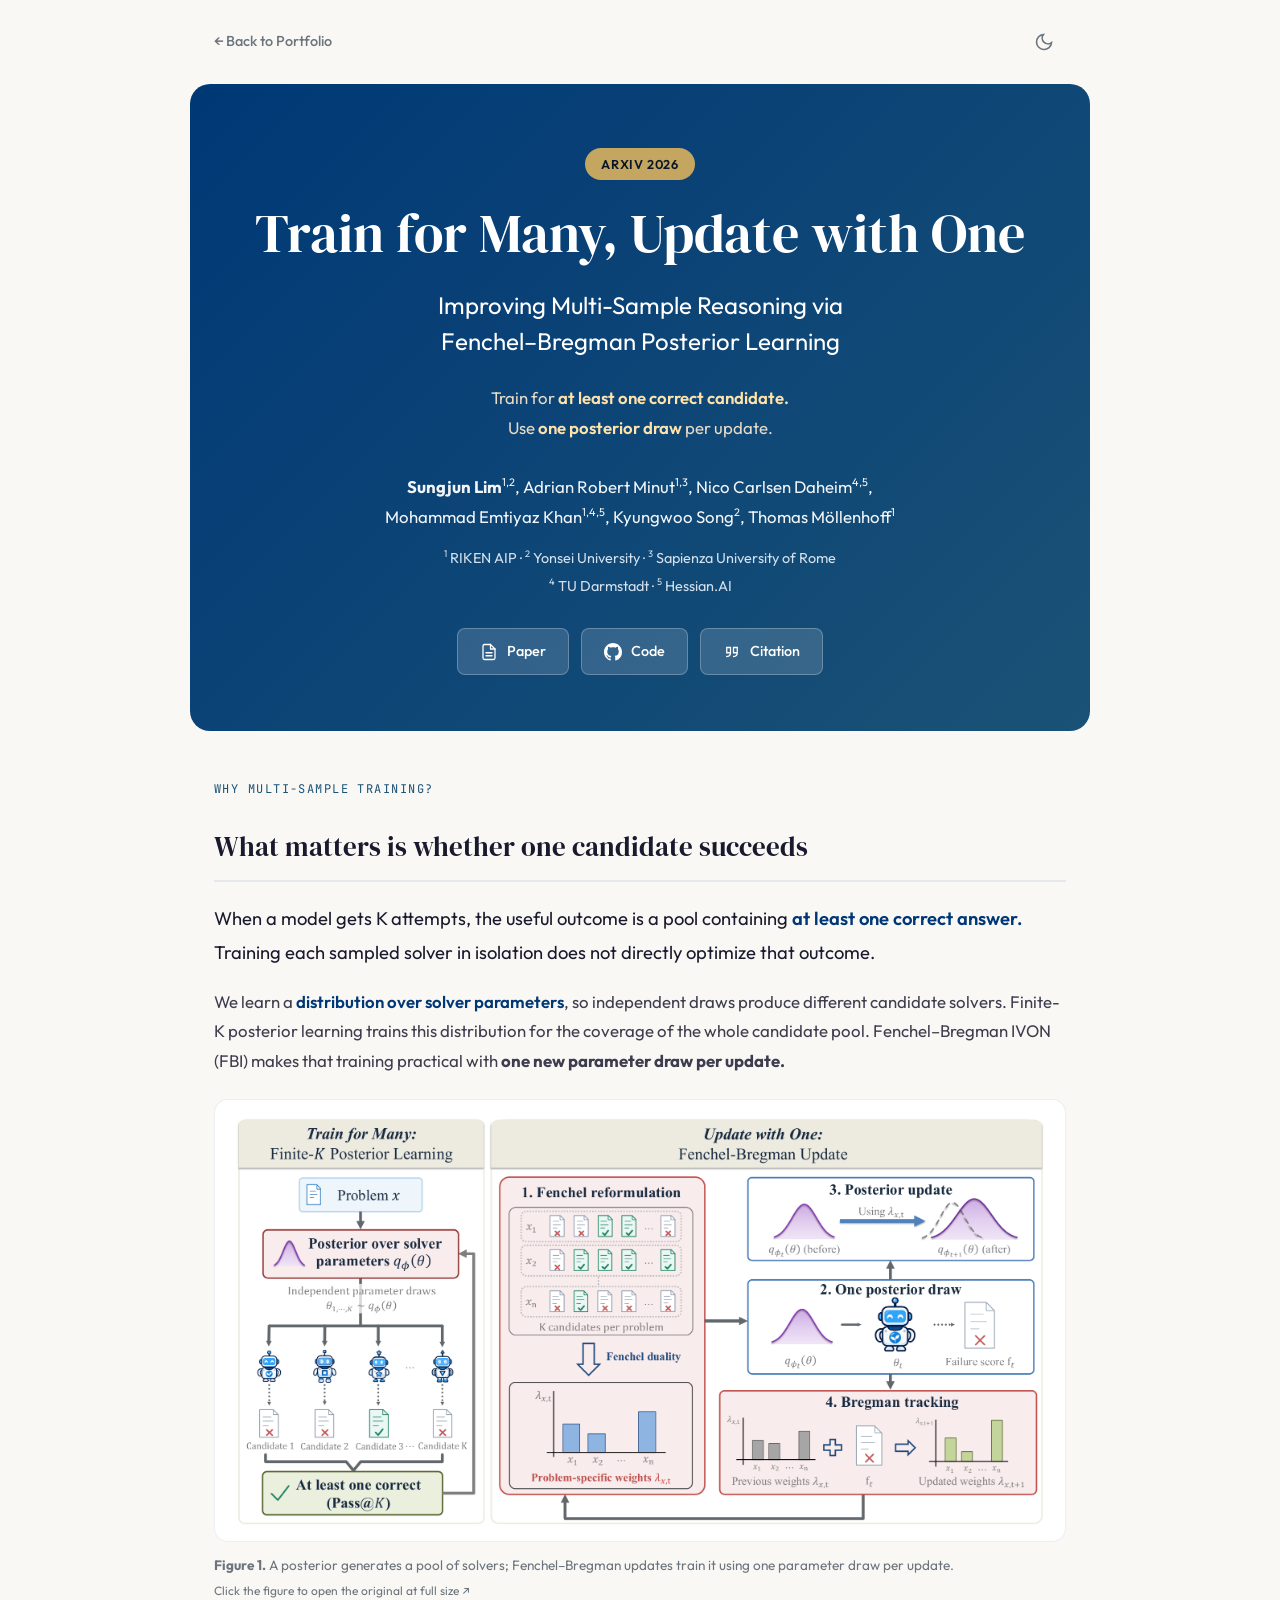
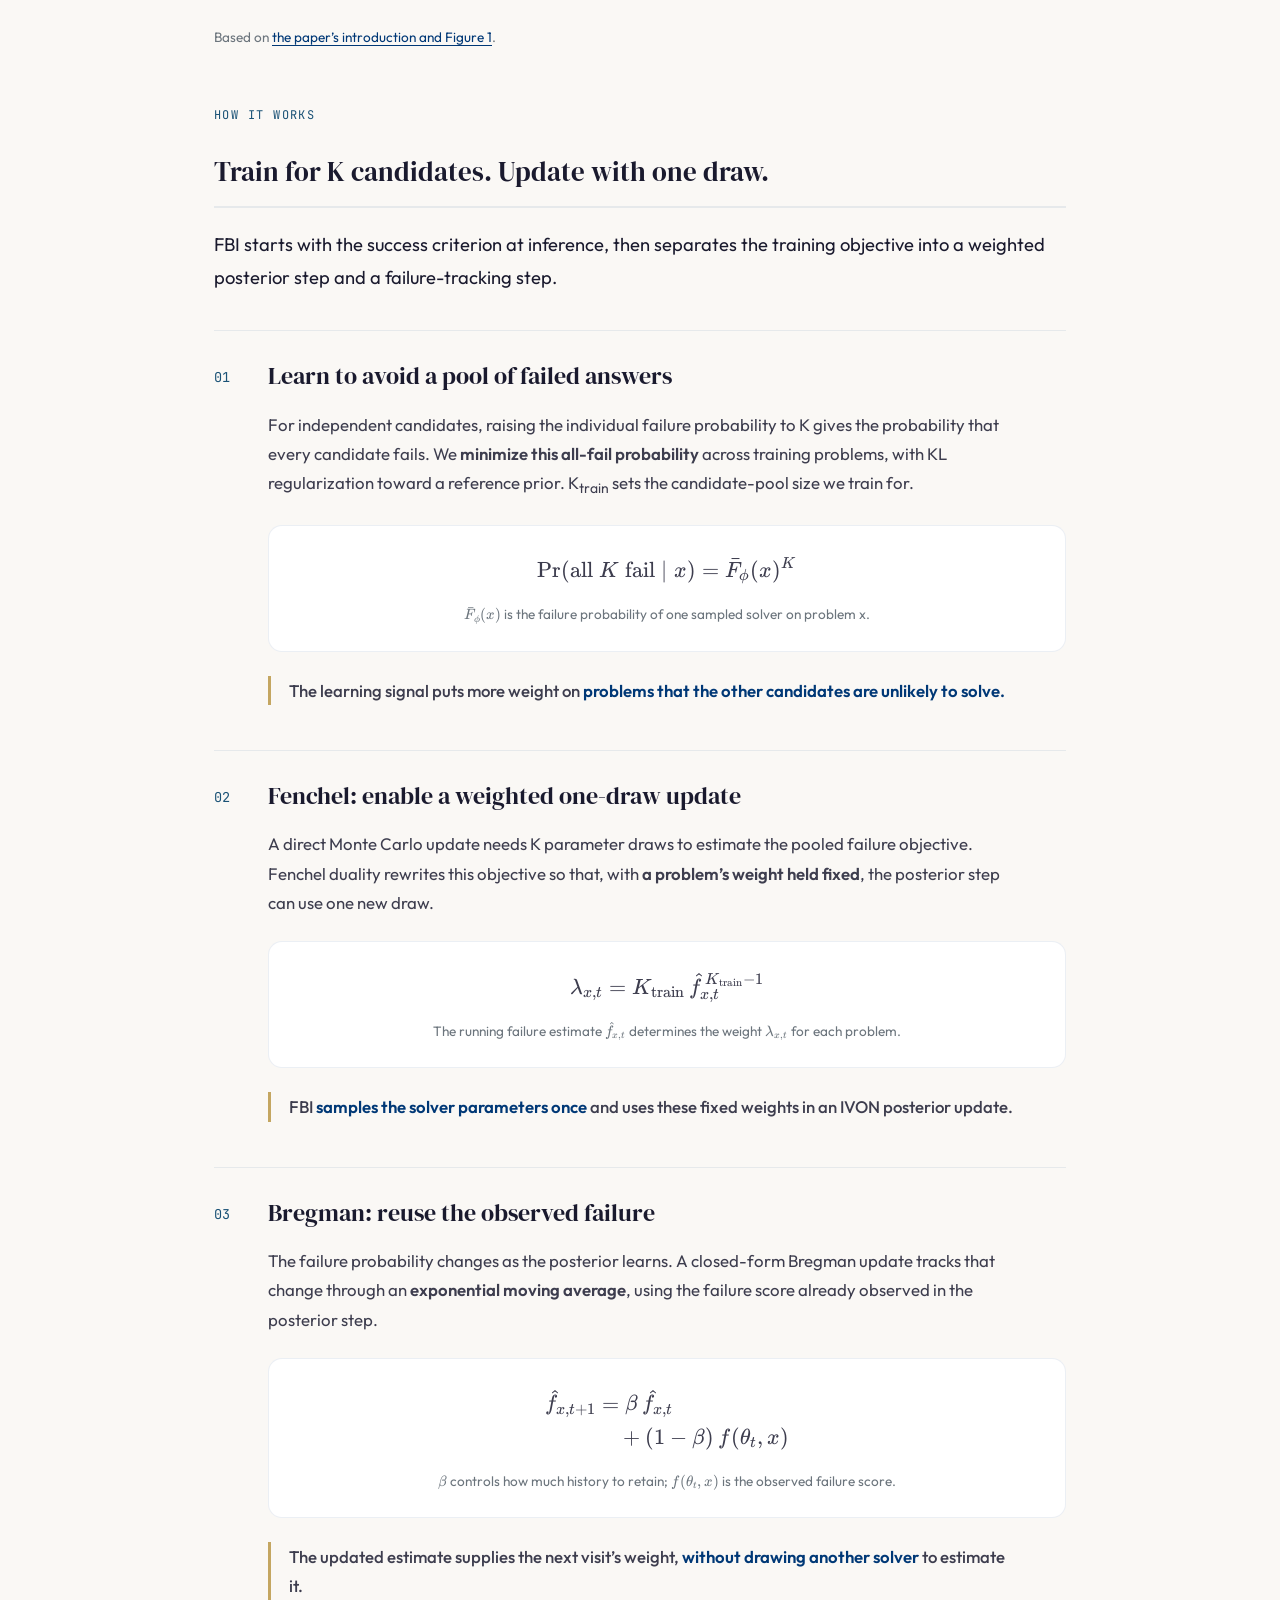
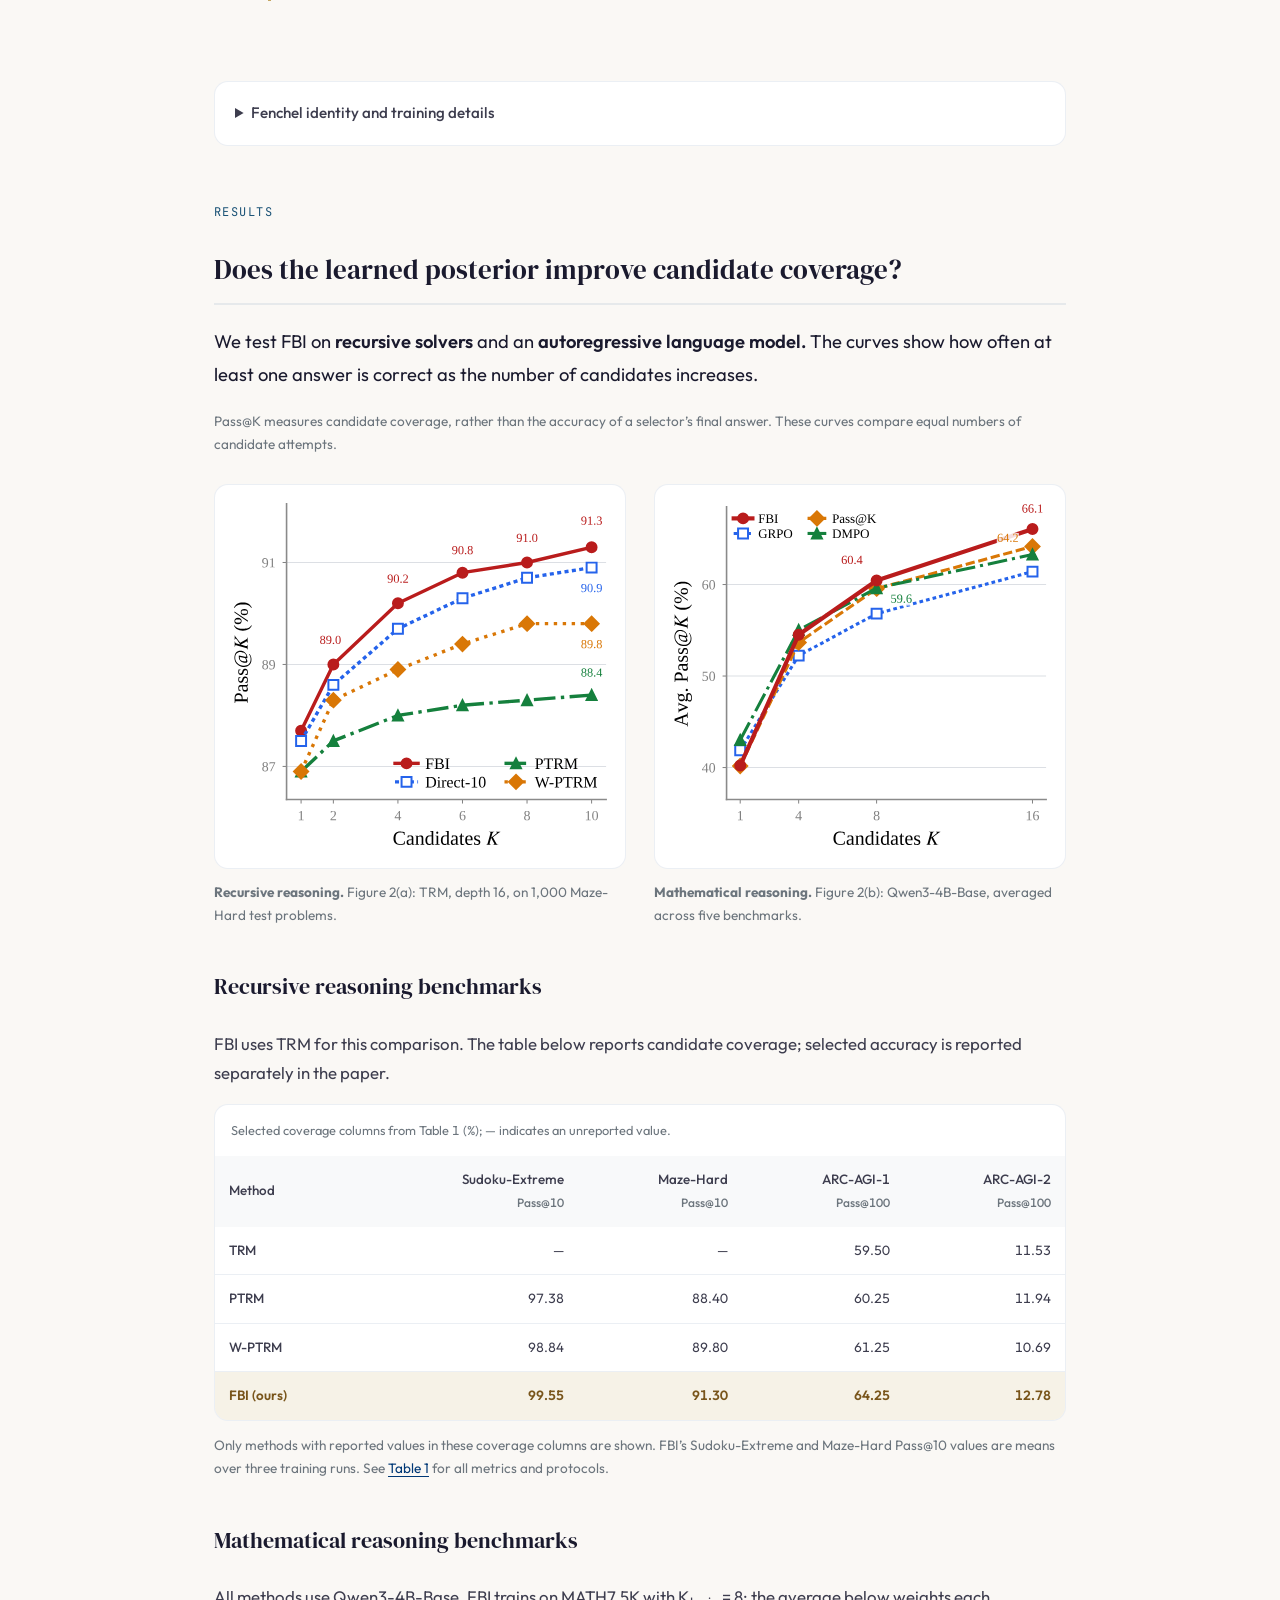
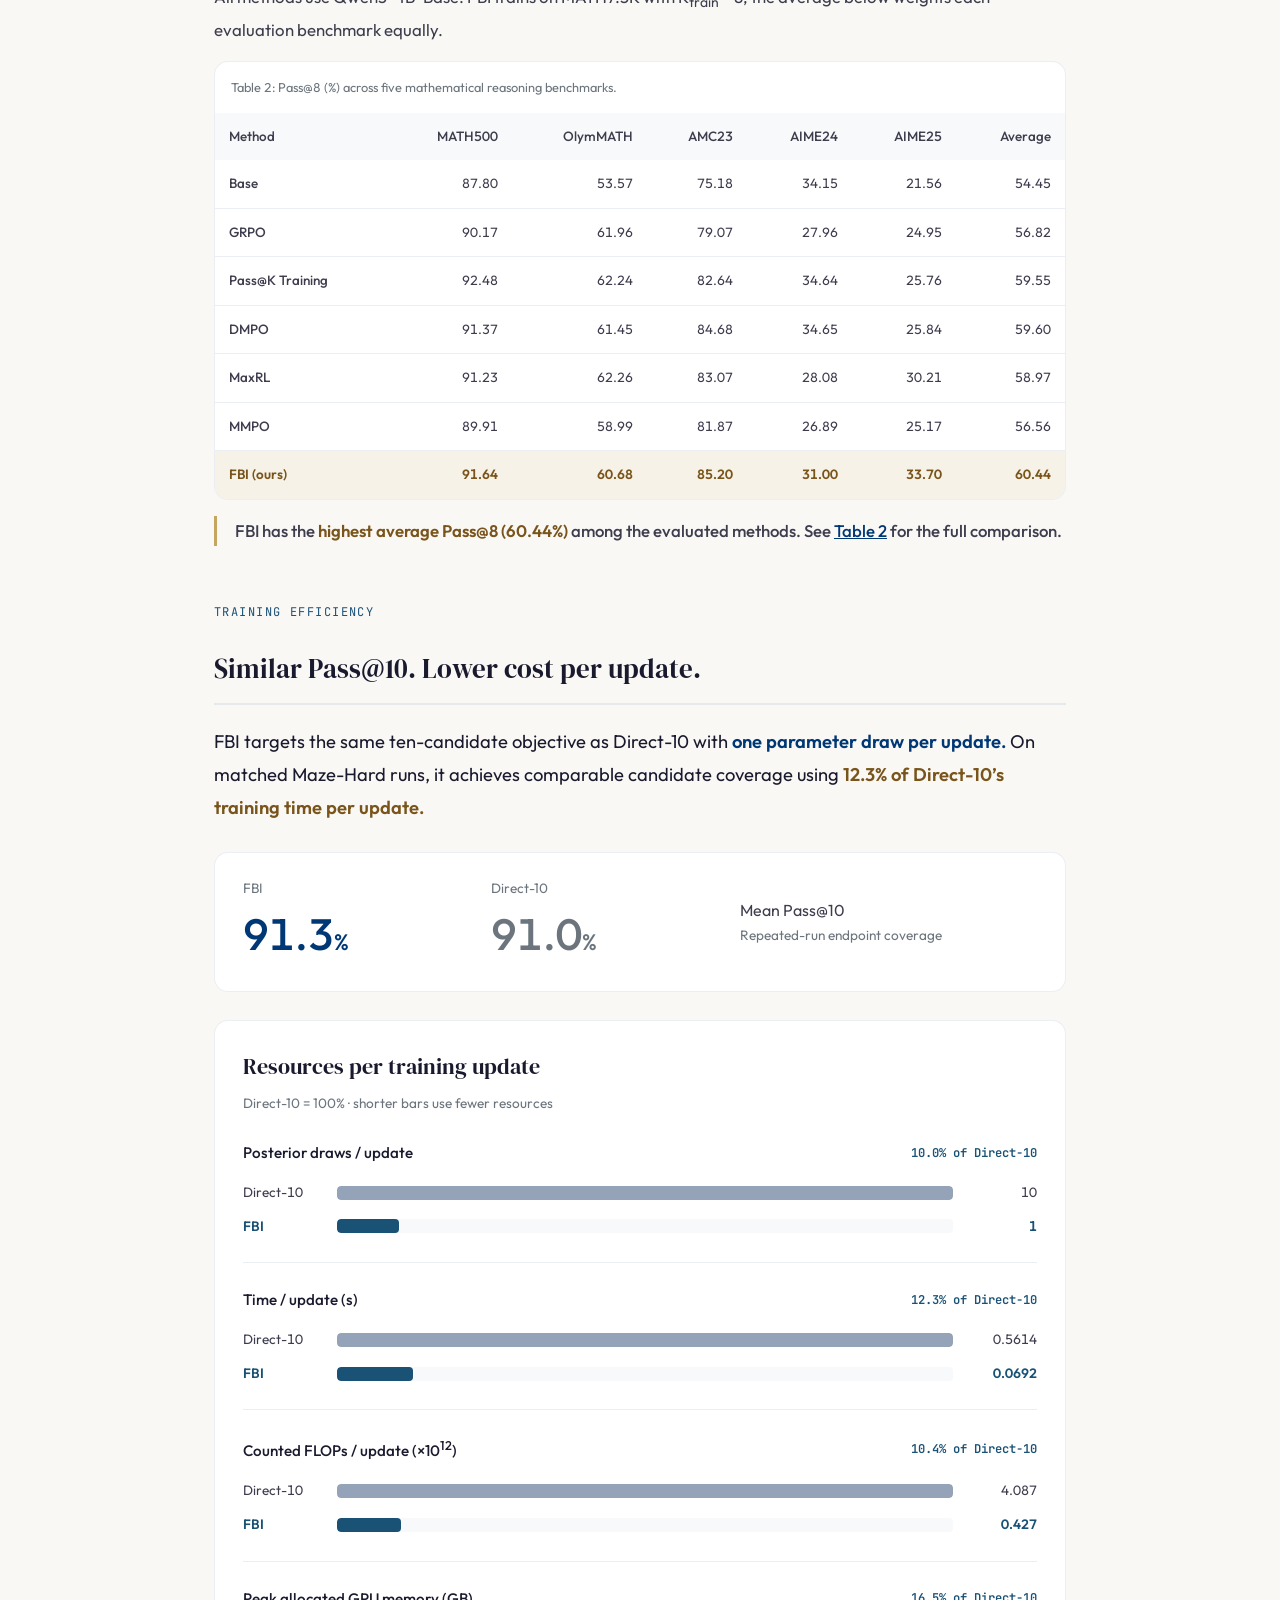
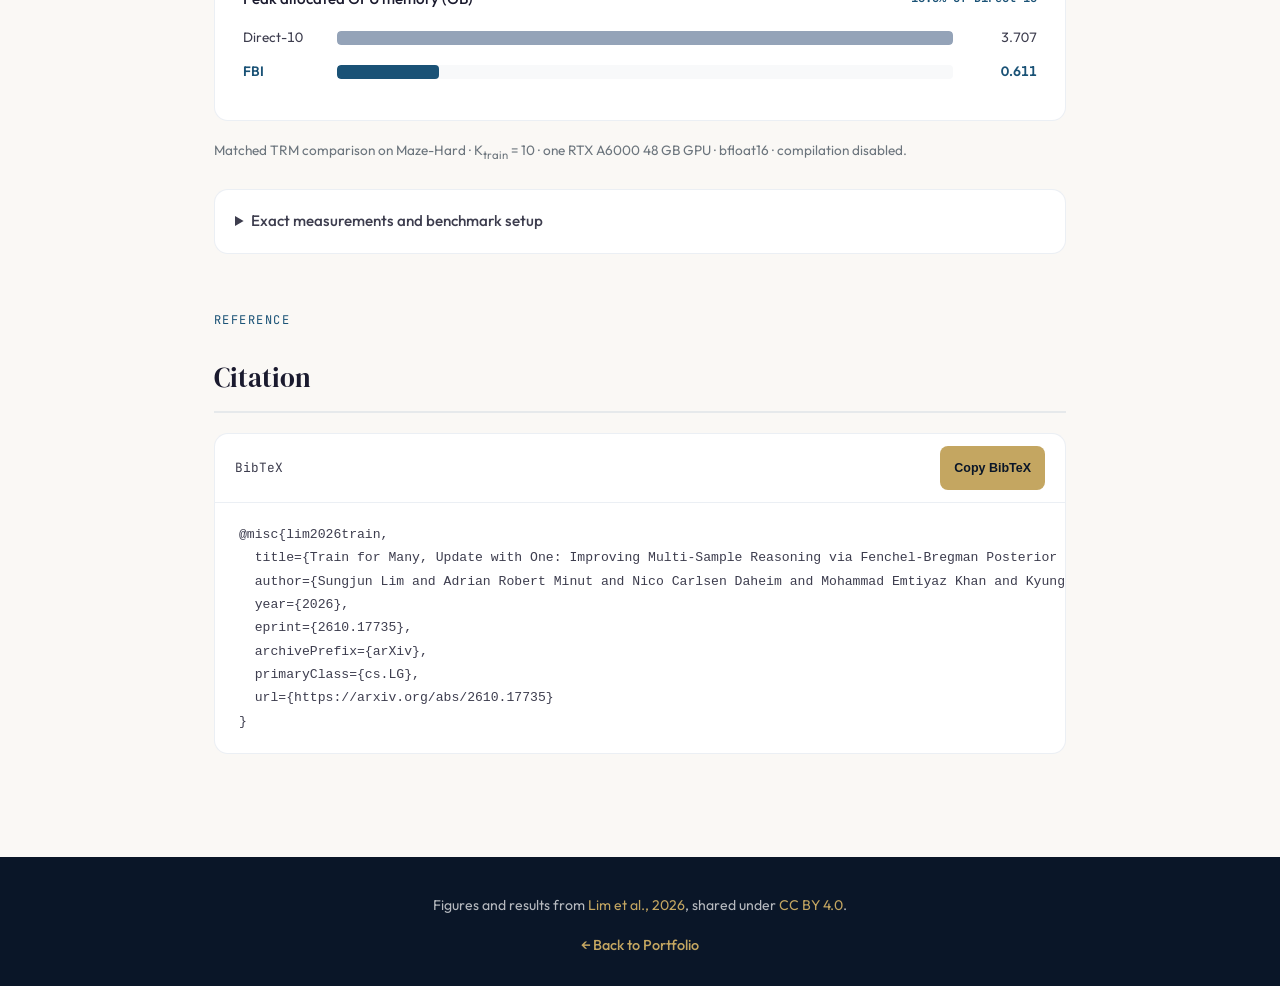
<file: projects/fbi/index.html>
<!DOCTYPE html>
<html lang="en">
<head>
  <meta charset="utf-8">
  <title>FBI — Train for Many, Update with One</title>
  <meta name="viewport" content="width=device-width, initial-scale=1.0">
  <meta name="description" content="Fenchel–Bregman posterior learning trains a distribution of solvers for multi-sample reasoning with one posterior draw per update.">
  <script>
    (function () {
      var stored = null;
      try { stored = localStorage.getItem('theme'); } catch (e) {}
      var prefersDark = window.matchMedia && window.matchMedia('(prefers-color-scheme: dark)').matches;
      document.documentElement.setAttribute('data-theme', stored || (prefersDark ? 'dark' : 'light'));
    })();
  </script>
  <link rel="icon" type="image/svg+xml" href="../../img/favicon.svg">
  <link href="https://fonts.googleapis.com/css2?family=DM+Serif+Display&family=Outfit:wght@300;400;500;600;700&family=JetBrains+Mono:wght@400;500&display=swap" rel="stylesheet">
  <link href="../gae/style.css" rel="stylesheet">
  <link href="../../lib/katex/katex.min.css" rel="stylesheet">
  <link href="style.css" rel="stylesheet">
  <script src="../../lib/katex/katex.min.js" defer></script>
  <script src="../../js/theme.js" defer></script>
  <script src="../../js/reveal.js" defer></script>
  <script src="main.js" defer></script>
</head>
<body>
  <a class="skip-link" href="#overview">Skip to content</a>
  <header class="site-header">
    <a href="../../index.html#publication-fbi" class="back-link">← Back to Portfolio</a>
    <button id="theme-toggle" class="theme-toggle" type="button" aria-label="Toggle theme" aria-pressed="false">
      <svg class="theme-icon theme-icon--sun" xmlns="http://www.w3.org/2000/svg" width="20" height="20" viewBox="0 0 24 24" fill="none" stroke="currentColor" stroke-width="2" aria-hidden="true">
        <circle cx="12" cy="12" r="5"></circle>
        <path d="M12 1v2m0 18v2M1 12h2m18 0h2M4.22 4.22l1.42 1.42m12.72 12.72 1.42 1.42M4.22 19.78l1.42-1.42M18.36 5.64l1.42-1.42"></path>
      </svg>
      <svg class="theme-icon theme-icon--moon" xmlns="http://www.w3.org/2000/svg" width="20" height="20" viewBox="0 0 24 24" fill="none" stroke="currentColor" stroke-width="2" aria-hidden="true">
        <path d="M21 12.79A9 9 0 1 1 11.21 3 7 7 0 0 0 21 12.79z"></path>
      </svg>
    </button>
  </header>

  <main>
    <section class="hero reveal" aria-labelledby="paper-title">
      <span class="venue-badge">arXiv 2026</span>
      <h1 id="paper-title">Train for Many, Update with One</h1>
      <p class="paper-subtitle">Improving Multi-Sample Reasoning via<br>Fenchel–Bregman Posterior Learning</p>
      <p class="hero-summary">Train for <strong>at least one correct candidate.</strong><br>Use <strong>one posterior draw</strong> per update.</p>
      <p class="authors"><strong>Sungjun Lim</strong><sup>1,2</sup>, Adrian Robert Minut<sup>1,3</sup>, Nico Carlsen Daheim<sup>4,5</sup>,<br>Mohammad Emtiyaz Khan<sup>1,4,5</sup>, Kyungwoo Song<sup>2</sup>, Thomas Möllenhoff<sup>1</sup></p>
      <p class="affiliation"><span><sup>1</sup> RIKEN AIP</span> · <span><sup>2</sup> Yonsei University</span> · <span><sup>3</sup> Sapienza University of Rome</span><br><span><sup>4</sup> TU Darmstadt</span> · <span><sup>5</sup> Hessian.AI</span></p>
      <div class="hero-buttons">
        <a href="https://arxiv.org/abs/2610.17735" class="hero-btn" target="_blank" rel="noopener noreferrer">
          <svg viewBox="0 0 24 24" fill="none" stroke="currentColor" stroke-width="1.7" stroke-linecap="round" stroke-linejoin="round" aria-hidden="true"><path d="M14 2H6a2 2 0 0 0-2 2v16a2 2 0 0 0 2 2h12a2 2 0 0 0 2-2V8z"></path><path d="M14 2v6h6M8 13h8M8 17h8"></path></svg>
          Paper
        </a>
        <a href="https://github.com/team-approx-bayes/Fenchel-Bregman" class="hero-btn" target="_blank" rel="noopener noreferrer">
          <svg viewBox="0 0 24 24" fill="currentColor" aria-hidden="true"><path d="M12 0C5.37 0 0 5.37 0 12c0 5.31 3.435 9.795 8.205 11.385.6.105.825-.255.825-.57 0-.285-.015-1.23-.015-2.235-3.015.555-3.795-.735-4.035-1.41-.135-.345-.72-1.41-1.23-1.695-.42-.225-1.02-.78-.015-.795.945-.015 1.62.87 1.845 1.23 1.08 1.815 2.805 1.305 3.495.99.105-.78.42-1.305.765-1.605-2.67-.3-5.46-1.335-5.46-5.925 0-1.305.465-2.385 1.23-3.225-.12-.3-.54-1.53.12-3.18 0 0 1.005-.315 3.3 1.23.96-.27 1.98-.405 3-.405s2.04.135 3 .405c2.295-1.56 3.3-1.23 3.3-1.23.66 1.65.24 2.88.12 3.18.765.84 1.23 1.905 1.23 3.225 0 4.605-2.805 5.625-5.475 5.925.435.375.81 1.095.81 2.22 0 1.605-.015 2.895-.015 3.3 0 .315.225.69.825.57A12.02 12.02 0 0 0 24 12c0-6.63-5.37-12-12-12z"></path></svg>
          Code
        </a>
        <a href="#citation" class="hero-btn">
          <svg viewBox="0 0 24 24" fill="none" stroke="currentColor" stroke-width="1.7" stroke-linecap="round" aria-hidden="true"><path d="M5 6h5v7H5zM14 6h5v7h-5zM10 13c0 4-2 5-5 5M19 13c0 4-2 5-5 5"></path></svg>
          Citation
        </a>
      </div>
    </section>

    <section id="overview" class="page-section container reveal" aria-labelledby="overview-heading" tabindex="-1">
      <p class="section-kicker">Why multi-sample training?</p>
      <h2 id="overview-heading">What matters is whether one candidate succeeds</h2>
      <p class="section-lead">When a model gets K attempts, the useful outcome is a pool containing <strong class="key-point">at least one correct answer.</strong>
        Training each sampled solver in isolation does not directly optimize that outcome.</p>
      <p>We learn a <strong class="key-point">distribution over solver parameters</strong>, so independent draws produce different candidate solvers.
        Finite-K posterior learning trains this distribution for the coverage of the whole candidate pool.
        Fenchel–Bregman IVON (FBI) makes that training practical with <strong>one new parameter draw per update.</strong></p>
      <figure class="paper-figure overview-figure">
        <a href="../../img/publications/fbi-overview.png" target="_blank" rel="noopener noreferrer" aria-label="Open Figure 1 in full size">
          <img src="../../img/publications/fbi-overview.png" width="2034" height="1017" decoding="async" alt="Left: independent parameter draws produce K candidates and training targets at least one correct solution. Right: Fenchel weights enable one-draw posterior updates, while Bregman tracking reuses the same failure observations.">
        </a>
        <figcaption><strong>Figure 1.</strong> A posterior generates a pool of solvers; Fenchel–Bregman updates train it using one parameter draw per update.<span class="figure-hint">Click the figure to open the original at full size ↗</span></figcaption>
      </figure>
      <p class="source-note">Based on <a href="https://arxiv.org/html/2610.17735v1#S1" target="_blank" rel="noopener noreferrer">the paper’s introduction and Figure 1</a>.</p>
    </section>

    <section id="method" class="page-section container reveal" aria-labelledby="method-heading">
      <p class="section-kicker">How it works</p>
      <h2 id="method-heading">Train for K candidates. Update with one draw.</h2>
      <p class="section-lead">FBI starts with the success criterion at inference, then separates the training objective into a weighted posterior step and a failure-tracking step.</p>

      <ol class="method-explanation">
        <li>
          <span class="step-number" aria-hidden="true">01</span>
          <div class="method-body">
            <h3>Learn to avoid a pool of failed answers</h3>
            <p>For independent candidates, raising the individual failure probability to K gives the probability that every candidate fails.
              We <strong>minimize this all-fail probability</strong> across training problems, with KL regularization toward a reference prior.
              K<sub>train</sub> sets the candidate-pool size we train for.</p>
            <div class="equation-card">
              <div class="math-display">\Pr\!\left(\text{all }K\text{ fail}\mid x\right) = \bar{F}_{\phi}(x)^K</div>
              <p><span class="math-inline">\bar{F}_{\phi}(x)</span> is the failure probability of one sampled solver on problem x.</p>
            </div>
            <p class="method-takeaway">The learning signal puts more weight on <strong class="key-point">problems that the other candidates are unlikely to solve.</strong></p>
          </div>
        </li>
        <li>
          <span class="step-number" aria-hidden="true">02</span>
          <div class="method-body">
            <h3>Fenchel: enable a weighted one-draw update</h3>
            <p>A direct Monte Carlo update needs K parameter draws to estimate the pooled failure objective.
              Fenchel duality rewrites this objective so that, with <strong>a problem’s weight held fixed</strong>, the posterior step can use one new draw.</p>
            <div class="equation-card">
              <div class="math-display">\lambda_{x,t} = K_{\mathrm{train}}\,\widehat{f}_{x,t}^{\,K_{\mathrm{train}}-1}</div>
              <p>The running failure estimate <span class="math-inline">\widehat{f}_{x,t}</span> determines the weight <span class="math-inline">\lambda_{x,t}</span> for each problem.</p>
            </div>
            <p class="method-takeaway">FBI <strong class="key-point">samples the solver parameters once</strong> and uses these fixed weights in an IVON posterior update.</p>
          </div>
        </li>
        <li>
          <span class="step-number" aria-hidden="true">03</span>
          <div class="method-body">
            <h3>Bregman: reuse the observed failure</h3>
            <p>The failure probability changes as the posterior learns.
              A closed-form Bregman update tracks that change through an <strong>exponential moving average</strong>, using the failure score already observed in the posterior step.</p>
            <div class="equation-card">
              <div class="math-display">\begin{aligned}\widehat{f}_{x,t+1} &amp;= \beta\,\widehat{f}_{x,t} \\ &amp;\quad + (1-\beta)\,f(\theta_t,x)\end{aligned}</div>
              <p><span class="math-inline">\beta</span> controls how much history to retain; <span class="math-inline">f(\theta_t,x)</span> is the observed failure score.</p>
            </div>
            <p class="method-takeaway">The updated estimate supplies the next visit’s weight, <strong class="key-point">without drawing another solver</strong> to estimate it.</p>
          </div>
        </li>
      </ol>
      <details class="technical-details">
        <summary>Fenchel identity and training details</summary>
        <p>For a failure probability <span class="math-inline">r</span> and <span class="math-inline">K\geq 2</span>, Fenchel conjugacy gives the exact identity below, with optimal weight <span class="math-inline">\lambda^\star=Kr^{K-1}</span>.
          The conjugate penalty <span class="math-inline">\psi_K</span> depends on the weight, so it is constant during a fixed-weight posterior step.</p>
        <div class="equation-card">
          <div class="math-display">r^K = \max_{0\leq\lambda\leq K}\!\left\{\lambda r-\psi_K(\lambda)\right\}</div>
        </div>
        <p><strong class="key-point">One draw means one parameter vector.</strong> In the language-model experiments, that vector is shared across eight responses per prompt during a training update.</p>
        <p>In practice, f is a bounded failure score.
          When it differs from binary failure, training uses a <strong>score-based surrogate</strong> of the exact all-fail objective.</p>
        <p class="source-note">See <a href="https://arxiv.org/html/2610.17735v1#S3" target="_blank" rel="noopener noreferrer">Section 3 and Algorithm 1</a> for the full derivation.</p>
      </details>
    </section>

    <section id="results" class="page-section container reveal" aria-labelledby="results-heading">
      <p class="section-kicker">Results</p>
      <h2 id="results-heading">Does the learned posterior improve candidate coverage?</h2>
      <p class="section-lead">We test FBI on <strong>recursive solvers</strong> and an <strong>autoregressive language model.</strong>
        The curves show how often at least one answer is correct as the number of candidates increases.</p>
      <p class="source-note">Pass@K measures candidate coverage, rather than the accuracy of a selector’s final answer.
        These curves compare equal numbers of candidate attempts.</p>
      <div class="coverage-grid">
        <figure class="paper-figure">
          <a href="img/maze-hard-coverage.svg" target="_blank" rel="noopener noreferrer" aria-label="Open Figure 2(a), Maze-Hard candidate coverage, in full size">
            <img src="img/maze-hard-coverage.svg" width="190" height="176" loading="lazy" decoding="async" alt="Maze-Hard Pass@K curves compare FBI, Direct-10, PTRM and W-PTRM. FBI reaches 91.3% at ten candidates and gives higher coverage across the plotted budgets.">
          </a>
          <figcaption><strong>Recursive reasoning.</strong> Figure 2(a): TRM, depth 16, on 1,000 Maze-Hard test problems.</figcaption>
        </figure>
        <figure class="paper-figure">
          <a href="img/math-coverage.svg" target="_blank" rel="noopener noreferrer" aria-label="Open Figure 2(b), mathematical reasoning candidate coverage, in full size">
            <img src="img/math-coverage.svg" width="190" height="176" loading="lazy" decoding="async" alt="Mean mathematical reasoning Pass@K curves for Qwen3-4B-Base. FBI trails DMPO at one candidate, then achieves the highest plotted coverage at eight and sixteen candidates.">
          </a>
          <figcaption><strong>Mathematical reasoning.</strong> Figure 2(b): Qwen3-4B-Base, averaged across five benchmarks.</figcaption>
        </figure>
      </div>

      <h3 class="result-heading">Recursive reasoning benchmarks</h3>
      <p>FBI uses TRM for this comparison.
        The table below reports candidate coverage; selected accuracy is reported separately in the paper.</p>
      <div class="table-scroll" role="region" aria-label="Recursive reasoning results" tabindex="0">
        <table id="recursive-results">
          <caption>Selected coverage columns from Table 1 (%); — indicates an unreported value.</caption>
          <thead><tr><th scope="col">Method</th><th scope="col">Sudoku-Extreme<br><span>Pass@10</span></th><th scope="col">Maze-Hard<br><span>Pass@10</span></th><th scope="col">ARC-AGI-1<br><span>Pass@100</span></th><th scope="col">ARC-AGI-2<br><span>Pass@100</span></th></tr></thead>
          <tbody>
            <tr><th scope="row">TRM</th><td>—</td><td>—</td><td>59.50</td><td>11.53</td></tr>
            <tr><th scope="row">PTRM</th><td>97.38</td><td>88.40</td><td>60.25</td><td>11.94</td></tr>
            <tr><th scope="row">W-PTRM</th><td>98.84</td><td>89.80</td><td>61.25</td><td>10.69</td></tr>
            <tr class="fbi-row"><th scope="row">FBI (ours)</th><td>99.55</td><td>91.30</td><td>64.25</td><td>12.78</td></tr>
          </tbody>
        </table>
      </div>
      <p class="source-note">Only methods with reported values in these coverage columns are shown.
        FBI’s Sudoku-Extreme and Maze-Hard Pass@10 values are means over three training runs.
        See <a href="https://arxiv.org/html/2610.17735v1#S4.T1" target="_blank" rel="noopener noreferrer">Table 1</a> for all metrics and protocols.</p>

      <h3 class="result-heading">Mathematical reasoning benchmarks</h3>
      <p>All methods use Qwen3-4B-Base.
        FBI trains on MATH7.5K with K<sub>train</sub> = 8; the average below weights each evaluation benchmark equally.</p>
      <div class="table-scroll" role="region" aria-label="Mathematical reasoning results" tabindex="0">
        <table id="math-results">
          <caption>Table 2: Pass@8 (%) across five mathematical reasoning benchmarks.</caption>
          <thead><tr><th scope="col">Method</th><th scope="col">MATH500</th><th scope="col">OlymMATH</th><th scope="col">AMC23</th><th scope="col">AIME24</th><th scope="col">AIME25</th><th scope="col">Average</th></tr></thead>
          <tbody>
            <tr><th scope="row">Base</th><td>87.80</td><td>53.57</td><td>75.18</td><td>34.15</td><td>21.56</td><td>54.45</td></tr>
            <tr><th scope="row">GRPO</th><td>90.17</td><td>61.96</td><td>79.07</td><td>27.96</td><td>24.95</td><td>56.82</td></tr>
            <tr><th scope="row">Pass@K Training</th><td>92.48</td><td>62.24</td><td>82.64</td><td>34.64</td><td>25.76</td><td>59.55</td></tr>
            <tr><th scope="row">DMPO</th><td>91.37</td><td>61.45</td><td>84.68</td><td>34.65</td><td>25.84</td><td>59.60</td></tr>
            <tr><th scope="row">MaxRL</th><td>91.23</td><td>62.26</td><td>83.07</td><td>28.08</td><td>30.21</td><td>58.97</td></tr>
            <tr><th scope="row">MMPO</th><td>89.91</td><td>58.99</td><td>81.87</td><td>26.89</td><td>25.17</td><td>56.56</td></tr>
            <tr class="fbi-row"><th scope="row">FBI (ours)</th><td>91.64</td><td>60.68</td><td>85.20</td><td>31.00</td><td>33.70</td><td>60.44</td></tr>
          </tbody>
        </table>
      </div>
      <p class="result-summary">FBI has the <strong class="result-highlight">highest average Pass@8 (60.44%)</strong> among the evaluated methods.
        See <a href="https://arxiv.org/html/2610.17735v1#S4.T2" target="_blank" rel="noopener noreferrer">Table 2</a> for the full comparison.</p>
    </section>

    <section id="efficiency" class="page-section container reveal" aria-labelledby="efficiency-heading">
      <p class="section-kicker">Training efficiency</p>
      <h2 id="efficiency-heading">Similar Pass@10. Lower cost per update.</h2>
      <p class="section-lead">FBI targets the same ten-candidate objective as Direct-10 with <strong class="key-point">one parameter draw per update.</strong>
        On matched Maze-Hard runs, it achieves comparable candidate coverage using <strong class="result-highlight">12.3% of Direct-10’s training time per update.</strong></p>
      <div class="coverage-comparison" aria-label="Mean Maze-Hard Pass at 10">
        <p><span>FBI</span><strong>91.3<span>%</span></strong></p>
        <p><span>Direct-10</span><strong>91.0<span>%</span></strong></p>
        <p class="comparison-context">Mean Pass@10<br><span>Repeated-run endpoint coverage</span></p>
      </div>
      <div class="resource-comparison">
        <div class="resource-chart-heading"><h3>Resources per training update</h3><p>Direct-10 = 100% · shorter bars use fewer resources</p></div>
        <div id="resource-chart"></div>
      </div>
      <template id="resource-bar-template">
        <div class="resource-row">
          <div class="resource-row-heading"><h4></h4><span class="resource-share"></span></div>
          <div class="resource-bar"><span class="resource-method">Direct-10</span><span class="resource-track" aria-hidden="true"><span class="resource-fill resource-fill-direct"></span></span><span class="resource-value resource-value-direct"></span></div>
          <div class="resource-bar"><span class="resource-method">FBI</span><span class="resource-track" aria-hidden="true"><span class="resource-fill resource-fill-fbi"></span></span><span class="resource-value resource-value-fbi"></span></div>
        </div>
      </template>
      <p class="benchmark-context">Matched TRM comparison on Maze-Hard · K<sub>train</sub> = 10 · one RTX A6000 48 GB GPU · bfloat16 · compilation disabled.</p>
      <details class="technical-details">
      <summary>Exact measurements and benchmark setup</summary>
      <div class="table-scroll" role="region" aria-label="Training resources" tabindex="0">
        <table id="training-resources">
          <caption>Table 9: matched one-GPU training resources on Maze-Hard.</caption>
          <thead><tr><th scope="col">Resource</th><th scope="col">FBI</th><th scope="col">Direct-10</th></tr></thead>
          <tbody>
            <tr><th scope="row">Posterior draws / update</th><td>1</td><td>10</td></tr>
            <tr><th scope="row">Time / update (s)</th><td>0.0692</td><td>0.5614</td></tr>
            <tr><th scope="row">Counted FLOPs / update (×10<sup>12</sup>)</th><td>0.427</td><td>4.087</td></tr>
            <tr><th scope="row">Peak allocated GPU memory (GB)</th><td>0.611</td><td>3.707</td></tr>
          </tbody>
        </table>
      </div>
      <p class="source-note">Coverage uses repeated-run endpoint means; resources were measured separately in a 30-update benchmark.
        The FLOP counter does not include every elementwise operation.
        See <a href="https://arxiv.org/html/2610.17735v1#A2.SS6" target="_blank" rel="noopener noreferrer">Appendix B.6 and Table 9</a> for the measurement protocol.</p>
      </details>
    </section>

    <section id="citation" class="page-section container reveal" aria-labelledby="citation-heading" tabindex="-1">
      <p class="section-kicker">Reference</p>
      <h2 id="citation-heading">Citation</h2>
      <div class="bibtex-wrapper">
        <div class="citation-toolbar"><span>BibTeX</span><button id="copy-citation" class="copy-btn" type="button">Copy BibTeX</button></div>
        <pre tabindex="0" aria-label="BibTeX citation"><code id="bibtex">@misc{lim2026train,
  title={Train for Many, Update with One: Improving Multi-Sample Reasoning via Fenchel-Bregman Posterior Learning},
  author={Sungjun Lim and Adrian Robert Minut and Nico Carlsen Daheim and Mohammad Emtiyaz Khan and Kyungwoo Song and Thomas M{\"o}llenhoff},
  year={2026},
  eprint={2610.17735},
  archivePrefix={arXiv},
  primaryClass={cs.LG},
  url={https://arxiv.org/abs/2610.17735}
}</code></pre>
      </div>
      <p id="copy-status" class="copy-status" role="status"></p>
    </section>
  </main>

  <footer class="site-footer">
    <p>Figures and results from <a href="https://arxiv.org/abs/2610.17735" target="_blank" rel="noopener noreferrer">Lim et al., 2026</a>, shared under <a href="https://creativecommons.org/licenses/by/4.0/" target="_blank" rel="noopener noreferrer">CC BY 4.0</a>.</p>
    <a href="../../index.html#publication-fbi" class="back-link">← Back to Portfolio</a>
  </footer>
</body>
</html>
</file>
<file: projects/gae/style.css>
/*
  GAE Project Page — Standalone CSS
  Palette & variables inherited from main portfolio site
*/

/* ======================================
   CSS VARIABLES
   ====================================== */

:root {
  --blue-deep: #003876;
  --blue-mid: #2D6A9F;
  --navy-dark: #0A1628;
  --teal: #1a5276;
  --gold: #C4A661;
  --gold-light: #E8DCC8;
  --bg-primary: #f8f9fa;
  --bg-warm: #faf8f5;
  --bg-white: #ffffff;
  --text-primary: #1a1a2e;
  --text-body: #3d3d4e;
  --text-muted: #6c757d;
  --border-light: rgba(0, 56, 118, 0.08);
  --shadow-sm: 0 2px 12px rgba(0, 0, 0, 0.04);
  --shadow-md: 0 4px 24px rgba(0, 0, 0, 0.07);
  --shadow-lg: 0 12px 40px rgba(0, 0, 0, 0.1);
  --radius-sm: 8px;
  --radius-md: 14px;
  --radius-lg: 20px;
  --font-display: 'DM Serif Display', Georgia, serif;
  --font-body: 'Outfit', -apple-system, BlinkMacSystemFont, 'Segoe UI', sans-serif;
  --font-mono: 'JetBrains Mono', 'Fira Code', monospace;
  --transition: 0.35s cubic-bezier(0.4, 0, 0.2, 1);
}

/* Dark theme overrides */
html[data-theme="dark"] {
  --bg-primary: #0f1b2e;
  --bg-warm: #0a1628;
  --bg-white: #142847;
  --text-primary: #e8eaed;
  --text-body: #c4cbd4;
  --text-muted: #8b94a3;
  --blue-deep: #5a9fdb;
  --blue-mid: #4a7fb8;
  --teal: #5fae9e;
  --gold: #d4b97a;
  --gold-light: #2a2417;
  --navy-dark: #050d1a;
  --border-light: rgba(196, 166, 97, 0.12);
  --shadow-sm: 0 2px 12px rgba(0, 0, 0, 0.3);
  --shadow-md: 0 4px 24px rgba(0, 0, 0, 0.45);
  --shadow-lg: 0 12px 40px rgba(0, 0, 0, 0.55);
}

/* ======================================
   GLOBAL STYLES
   ====================================== */

*, *::before, *::after {
  box-sizing: border-box;
}

body {
  margin: 0;
  padding: 0;
  background-color: var(--bg-warm);
  color: var(--text-body);
  font-family: var(--font-body);
  font-size: 1.05rem;
  line-height: 1.75;
  -webkit-font-smoothing: antialiased;
  -moz-osx-font-smoothing: grayscale;
}

h1, h2, h3, h4, h5, h6 {
  color: var(--text-primary);
  font-family: var(--font-display);
  font-weight: 400;
}

img {
  max-width: 100%;
  height: auto;
}

a {
  color: var(--blue-deep);
  transition: all var(--transition);
}

a:hover {
  color: var(--gold);
  text-decoration: none;
}

/* ======================================
   CONTAINER
   ====================================== */

.container {
  max-width: 900px;
  margin: 0 auto;
  padding: 0 24px;
}

/* ======================================
   SCROLL REVEAL
   ====================================== */

.reveal {
  opacity: 0;
  transform: translateY(30px);
  transition: opacity 0.6s ease-out, transform 0.6s ease-out;
}

.revealed {
  opacity: 1;
  transform: translateY(0);
}

@media (prefers-reduced-motion: reduce) {
  .reveal {
    opacity: 1;
    transform: none;
    transition: none;
  }
}

/* ======================================
   HEADER
   ====================================== */

.site-header {
  display: flex;
  justify-content: space-between;
  align-items: center;
  max-width: 900px;
  margin: 0 auto;
  padding: 20px 24px;
}

.back-link {
  display: inline-flex;
  align-items: center;
  gap: 6px;
  font-size: 0.9rem;
  font-weight: 500;
  color: var(--text-muted);
  text-decoration: none;
}

.back-link:hover {
  color: var(--blue-deep);
}

/* ======================================
   THEME TOGGLE
   ====================================== */

.theme-toggle {
  background: transparent;
  border: none;
  cursor: pointer;
  padding: 8px;
  border-radius: var(--radius-sm);
  transition: background var(--transition);
  display: flex;
  align-items: center;
  justify-content: center;
}

.theme-toggle:hover {
  background: var(--border-light);
}

.theme-icon {
  width: 20px;
  height: 20px;
  color: var(--text-muted);
  transition: color var(--transition);
}

/* Light mode: show moon, hide sun */
.theme-icon--sun {
  display: none;
}

.theme-icon--moon {
  display: block;
}

/* Dark mode: show sun, hide moon */
html[data-theme="dark"] .theme-icon--sun {
  display: block;
}

html[data-theme="dark"] .theme-icon--moon {
  display: none;
}

/* ======================================
   HERO
   ====================================== */

.hero {
  background: linear-gradient(135deg, var(--blue-deep), var(--teal));
  color: #ffffff;
  text-align: center;
  padding: 64px 24px 56px;
  border-radius: var(--radius-lg);
  margin: 0 auto 48px;
  max-width: 900px;
}

.venue-badge {
  display: inline-block;
  background: var(--gold);
  color: var(--navy-dark);
  font-size: 0.8rem;
  font-weight: 600;
  letter-spacing: 0.05em;
  padding: 5px 16px;
  border-radius: 999px;
  margin-bottom: 20px;
  text-transform: uppercase;
}

.hero h1 {
  font-family: var(--font-display);
  font-size: 2.4rem;
  font-weight: 400;
  color: #ffffff;
  line-height: 1.25;
  margin: 0 0 20px;
}

.authors {
  font-size: 1.05rem;
  margin-bottom: 6px;
  opacity: 0.95;
}


.affiliation {
  font-size: 0.9rem;
  opacity: 0.8;
  margin-bottom: 28px;
}

.hero-buttons {
  display: flex;
  flex-wrap: wrap;
  justify-content: center;
  gap: 12px;
  margin-top: 24px;
}

.hero-btn {
  display: inline-flex;
  align-items: center;
  gap: 6px;
  padding: 10px 22px;
  border-radius: var(--radius-sm);
  font-size: 0.9rem;
  font-weight: 500;
  text-decoration: none;
  background: rgba(255, 255, 255, 0.15);
  color: #ffffff;
  border: 1px solid rgba(255, 255, 255, 0.25);
  transition: all var(--transition);
}

.hero-btn:hover {
  background: rgba(255, 255, 255, 0.28);
  color: #ffffff;
  transform: translateY(-1px);
}

.hero-btn[aria-disabled="true"] {
  cursor: not-allowed;
  opacity: 0.58;
  pointer-events: none;
}

.hero-btn svg {
  width: 16px;
  height: 16px;
}

/* ======================================
   SECTIONS
   ====================================== */

.page-section {
  margin-bottom: 56px;
}

.page-section h2 {
  font-size: 1.7rem;
  margin-bottom: 20px;
  padding-bottom: 10px;
  border-bottom: 2px solid var(--border-light);
}

/* ======================================
   ABSTRACT
   ====================================== */

.abstract-text {
  border-left: 3px solid var(--gold);
  padding: 16px 0 16px 24px;
  font-size: 1rem;
  line-height: 1.85;
  color: var(--text-body);
}

/* ======================================
   PDF VIEWER
   ====================================== */

.pdf-viewer {
  position: relative;
}

.pdf-canvas-wrapper {
  position: relative;
  background: var(--bg-white);
  border: 1px solid var(--border-light);
  border-radius: var(--radius-md);
  box-shadow: var(--shadow-md);
  overflow: hidden;
  min-height: 200px;
  display: flex;
  align-items: center;
  justify-content: center;
  outline: none;
}

.pdf-canvas-wrapper:focus-visible {
  box-shadow: var(--shadow-md), 0 0 0 3px var(--gold);
}

.pdf-canvas-wrapper canvas {
  display: block;
  max-width: 100%;
  height: auto;
}

.pdf-loading {
  position: absolute;
  inset: 0;
  display: flex;
  align-items: center;
  justify-content: center;
  color: var(--text-muted);
  font-size: 0.9rem;
  font-family: var(--font-mono);
  pointer-events: none;
}

.pdf-controls {
  display: flex;
  align-items: center;
  justify-content: center;
  flex-wrap: wrap;
  gap: 20px;
  margin-top: 20px;
}

.pdf-download-btn {
  display: inline-flex;
  align-items: center;
  gap: 6px;
  padding: 10px 18px;
  border-radius: var(--radius-sm);
  font-size: 0.88rem;
  font-weight: 500;
  text-decoration: none;
  background: var(--blue-deep);
  color: #ffffff;
  border: 1px solid var(--blue-deep);
  transition: all var(--transition);
  box-shadow: var(--shadow-sm);
}

.pdf-download-btn:hover {
  background: var(--gold);
  color: var(--navy-dark);
  border-color: var(--gold);
  box-shadow: var(--shadow-md);
  transform: translateY(-1px);
}

.pdf-download-btn svg {
  width: 16px;
  height: 16px;
}

/* ======================================
   METHOD FIGURE
   ====================================== */

.method-carousel {
  position: relative;
}

.method-track {
  position: relative;
}

.method-slide {
  display: none;
  text-align: center;
  margin: 0;
}

.method-slide.active {
  display: block;
}

.method-slide img {
  background: var(--bg-white);
  padding: 16px;
  box-shadow: var(--shadow-sm);
  border-radius: var(--radius-md);
  max-width: 100%;
}

.algorithm-card {
  background: var(--bg-white);
  border: 1px solid var(--border-light);
  border-radius: var(--radius-md);
  box-shadow: var(--shadow-sm);
  margin: 0 auto;
  max-width: 820px;
  padding: 22px;
  text-align: left;
}

.algorithm-io {
  display: grid;
  grid-template-columns: repeat(2, minmax(0, 1fr));
  gap: 12px;
  margin-bottom: 16px;
}

.algorithm-io > div {
  background: color-mix(in srgb, var(--bg-primary) 60%, var(--bg-white));
  border: 1px solid var(--border-light);
  border-radius: var(--radius-sm);
  padding: 12px 14px;
}

.algorithm-io span,
.algorithm-benefit span {
  color: var(--text-muted);
  display: block;
  font-family: var(--font-mono);
  font-size: 0.68rem;
  font-weight: 800;
  text-transform: uppercase;
}

.algorithm-io strong {
  color: var(--text-primary);
  display: block;
  font-size: 0.95rem;
  line-height: 1.35;
  margin-top: 4px;
}

.algorithm-steps {
  counter-reset: algorithm;
  display: grid;
  gap: 12px;
  list-style: none;
  margin: 0;
  padding: 0;
  position: relative;
}

.algorithm-steps::before {
  background: linear-gradient(180deg, var(--blue-deep), color-mix(in srgb, var(--blue-deep) 35%, var(--gold)));
  border-radius: 999px;
  bottom: 28px;
  content: "";
  left: 30px;
  opacity: 0.42;
  position: absolute;
  top: 28px;
  width: 2px;
  z-index: 0;
}

.algorithm-steps li {
  display: grid;
  grid-template-columns: 42px minmax(0, 1fr);
  gap: 14px;
  padding: 16px;
  border: 1px solid var(--border-light);
  border-radius: var(--radius-sm);
  background: color-mix(in srgb, var(--bg-white) 85%, var(--bg-primary));
  position: relative;
  z-index: 1;
}

.algorithm-step-index {
  align-items: center;
  background: var(--blue-deep);
  border-radius: 999px;
  color: #fff;
  display: flex;
  font-family: var(--font-mono);
  font-size: 0.85rem;
  font-weight: 800;
  height: 36px;
  justify-content: center;
  margin-top: 2px;
  outline: 5px solid var(--bg-white);
  width: 36px;
}

.algorithm-steps h3 {
  color: var(--text-primary);
  font-family: var(--font-body);
  font-size: 1rem;
  font-weight: 800;
  line-height: 1.25;
  margin: 0 0 4px;
}

.algorithm-steps p {
  color: var(--text-body);
  font-size: 0.9rem;
  line-height: 1.5;
  margin: 0 0 8px;
}

.algorithm-tagline {
  background: color-mix(in srgb, var(--blue-deep) 7%, var(--bg-white));
  border: 1px solid color-mix(in srgb, var(--blue-deep) 14%, var(--border-light));
  border-radius: var(--radius-sm);
  color: var(--blue-deep);
  display: inline-block;
  font-size: 0.82rem;
  font-weight: 700;
  line-height: 1.35;
  padding: 6px 9px;
}

.algorithm-benefits {
  display: grid;
  grid-template-columns: repeat(3, minmax(0, 1fr));
  gap: 10px;
  margin-top: 16px;
}

.algorithm-benefit {
  background: linear-gradient(180deg, color-mix(in srgb, var(--gold) 16%, var(--bg-white)), var(--bg-white));
  border: 1px solid color-mix(in srgb, var(--gold) 38%, var(--border-light));
  border-radius: var(--radius-sm);
  min-height: 86px;
  padding: 14px;
  position: relative;
}

.algorithm-benefit::before {
  background: var(--gold);
  border-radius: 999px;
  content: "";
  height: 4px;
  left: 14px;
  position: absolute;
  right: 14px;
  top: 0;
}

.algorithm-benefit strong {
  color: var(--text-primary);
  display: block;
  font-size: 1rem;
  font-weight: 800;
  line-height: 1.25;
  margin-top: 8px;
}

.method-slide figcaption {
  margin-top: 12px;
  font-size: 0.9rem;
  color: var(--text-muted);
  text-align: center;
}

/* ======================================
   KEY RESULTS
   ====================================== */

.results-carousel {
  position: relative;
}

.carousel-track {
  position: relative;
}

.result-slide {
  display: none;
  background: var(--bg-white);
  border: 1px solid var(--border-light);
  border-radius: var(--radius-md);
  overflow: hidden;
  box-shadow: var(--shadow-sm);
}

.result-slide.active {
  display: block;
}

.result-slide-inner {
  padding: 26px;
}

.result-kicker {
  margin: 0 0 6px;
  color: var(--blue-deep);
  font-family: var(--font-mono);
  font-size: 0.78rem;
  font-weight: 700;
  letter-spacing: 0;
  text-transform: uppercase;
}

.result-slide h3 {
  margin: 0 0 18px;
  font-family: var(--font-body);
  font-size: 1.35rem;
  font-weight: 700;
  line-height: 1.35;
}

.result-figure-grid {
  display: grid;
  grid-template-columns: repeat(2, minmax(0, 1fr));
  gap: 16px;
  align-items: center;
}

.result-figure-grid img {
  width: 100%;
  display: block;
  background: #fff;
  border: 1px solid var(--border-light);
  border-radius: var(--radius-sm);
  padding: 10px;
}

.result-slide figcaption,
.result-caption {
  margin-top: 16px;
  font-size: 0.95rem;
  color: var(--text-body);
  line-height: 1.6;
  text-align: center;
}

.result-slide figcaption strong {
  display: block;
  color: var(--text-primary);
  font-size: 1.05rem;
  margin-bottom: 6px;
}

.training-contrast {
  display: grid;
  grid-template-columns: minmax(0, 1fr) minmax(0, 1fr);
  gap: 0;
  margin: 4px 0 22px;
  border: 1px solid var(--border-light);
  border-radius: var(--radius-sm);
  overflow: hidden;
}

.training-contrast > div {
  padding: 18px 20px;
  background: color-mix(in srgb, var(--bg-primary) 65%, var(--bg-white));
}

.training-contrast > div + div {
  border-left: 1px solid var(--border-light);
}

.training-contrast strong {
  display: block;
  margin: 5px 0 2px;
  color: var(--text-primary);
  font-size: 1.6rem;
  line-height: 1.15;
}

.training-contrast span {
  display: block;
  color: var(--text-muted);
  font-size: 0.9rem;
}

.contrast-label {
  color: var(--text-body) !important;
  font-family: var(--font-mono);
  font-size: 0.74rem !important;
  font-weight: 700;
  letter-spacing: 0;
  text-transform: uppercase;
}

.training-contrast .contrast-winner {
  background: color-mix(in srgb, var(--blue-deep) 10%, var(--bg-white));
  border-top: 4px solid var(--blue-deep);
}

.training-contrast .contrast-winner strong {
  color: var(--blue-deep);
}

.benchmark-panel {
  border: 1px solid var(--border-light);
  border-radius: var(--radius-sm);
  padding: 18px;
  background: color-mix(in srgb, var(--bg-primary) 45%, var(--bg-white));
}

.benchmark-controls {
  display: grid;
  grid-template-columns: 1fr 1fr 1.25fr;
  gap: 14px;
  margin-bottom: 16px;
}

.benchmark-control-group > span {
  display: block;
  color: var(--text-muted);
  font-family: var(--font-mono);
  font-size: 0.72rem;
  font-weight: 700;
  margin-bottom: 6px;
  text-transform: uppercase;
}

.benchmark-toggle {
  display: flex;
  flex-wrap: wrap;
  gap: 6px;
}

.benchmark-toggle button {
  appearance: none;
  background: var(--bg-white);
  border: 1px solid var(--border-light);
  border-radius: var(--radius-sm);
  color: var(--text-body);
  cursor: pointer;
  font-family: var(--font-body);
  font-size: 0.82rem;
  font-weight: 700;
  line-height: 1;
  padding: 9px 11px;
  transition: background var(--transition), border-color var(--transition), color var(--transition), box-shadow var(--transition);
}

.benchmark-toggle button:hover {
  border-color: color-mix(in srgb, var(--blue-deep) 50%, var(--border-light));
}

.benchmark-toggle button.active {
  background: color-mix(in srgb, var(--blue-deep) 12%, var(--bg-white));
  border-color: var(--blue-deep);
  box-shadow: inset 0 0 0 1px var(--blue-deep);
  color: var(--blue-deep);
}

.benchmark-status {
  align-items: center;
  background: var(--bg-white);
  border: 1px solid var(--border-light);
  border-radius: var(--radius-sm);
  color: var(--text-body);
  display: flex;
  flex-wrap: wrap;
  gap: 8px;
  margin-bottom: 16px;
  padding: 10px 12px;
}

.benchmark-status strong {
  color: var(--text-primary);
}

.benchmark-status span {
  background: color-mix(in srgb, var(--blue-deep) 9%, var(--bg-white));
  border: 1px solid color-mix(in srgb, var(--blue-deep) 18%, var(--border-light));
  border-radius: 999px;
  color: var(--blue-deep);
  font-family: var(--font-mono);
  font-size: 0.7rem;
  font-weight: 800;
  padding: 3px 8px;
}

.benchmark-metric-grid {
  display: grid;
  gap: 14px;
}

.metric-card {
  background: var(--bg-white);
  border: 1px solid var(--border-light);
  border-radius: var(--radius-sm);
  padding: 14px;
}

.metric-card-header {
  align-items: baseline;
  display: flex;
  justify-content: space-between;
  gap: 12px;
  margin-bottom: 10px;
}

.metric-card-header h4 {
  color: var(--text-primary);
  font-family: var(--font-body);
  font-size: 1rem;
  font-weight: 800;
  margin: 0;
}

.metric-card-header span {
  color: var(--text-muted);
  font-family: var(--font-mono);
  font-size: 0.7rem;
}

.metric-bars {
  display: grid;
  gap: 7px;
}

.metric-row {
  align-items: center;
  display: grid;
  grid-template-columns: 104px minmax(140px, 1fr) 70px 54px;
  gap: 8px;
  min-height: 24px;
}

.metric-method {
  color: var(--text-body);
  font-family: var(--font-mono);
  font-size: 0.72rem;
  font-weight: 700;
  overflow: hidden;
  text-overflow: ellipsis;
  white-space: nowrap;
}

.metric-track {
  background: rgba(108, 117, 125, 0.13);
  border-radius: 999px;
  height: 12px;
  overflow: hidden;
  position: relative;
}

.metric-fill {
  background: #8c98a8;
  border-radius: 999px;
  display: block;
  height: 100%;
  min-width: 2px;
}

.metric-row.is-gae .metric-method,
.metric-row.is-gae .metric-value {
  color: var(--blue-deep);
}

.metric-row.is-gae .metric-fill {
  background: linear-gradient(90deg, var(--blue-mid), var(--blue-deep));
}

.metric-row.is-best .metric-fill {
  box-shadow: inset 0 0 0 1px color-mix(in srgb, var(--gold) 55%, transparent);
}

.metric-value {
  color: var(--text-primary);
  font-family: var(--font-mono);
  font-size: 0.74rem;
  font-weight: 800;
  text-align: right;
}

.metric-badge {
  color: var(--text-muted);
  font-family: var(--font-mono);
  font-size: 0.66rem;
  font-weight: 800;
  text-align: right;
}

.metric-row.is-best .metric-badge {
  color: var(--gold);
}

.benchmark-summary {
  display: grid;
  grid-template-columns: repeat(2, minmax(0, 1fr));
  gap: 12px;
  margin: 0 0 16px;
}

.benchmark-summary > div {
  border: 1px solid var(--border-light);
  border-radius: var(--radius-sm);
  padding: 12px 14px;
  background: color-mix(in srgb, var(--blue-deep) 7%, var(--bg-white));
}

.benchmark-summary strong {
  display: block;
  color: var(--blue-deep);
  font-size: 1.35rem;
  line-height: 1.1;
}

.benchmark-summary span {
  color: var(--text-muted);
  font-size: 0.86rem;
}

.benchmark-plot-grid {
  display: grid;
  grid-template-columns: repeat(2, minmax(0, 1fr));
  gap: 16px;
}

.benchmark-plot-card {
  border: 1px solid var(--border-light);
  border-radius: var(--radius-sm);
  padding: 16px;
  background: color-mix(in srgb, var(--bg-primary) 45%, var(--bg-white));
}

.plot-card-header {
  display: flex;
  align-items: baseline;
  justify-content: space-between;
  gap: 12px;
  margin-bottom: 8px;
}

.plot-card-header h4 {
  margin: 0;
  color: var(--text-primary);
  font-family: var(--font-body);
  font-size: 0.98rem;
  font-weight: 800;
}

.plot-card-header span,
.plot-axis-labels {
  color: var(--text-muted);
  font-family: var(--font-mono);
  font-size: 0.68rem;
}

.plot-axis-labels {
  display: grid;
  grid-template-columns: 34% 66%;
  margin: 0 54px 6px 108px;
}

.plot-axis-labels span:last-child {
  text-align: right;
}

.advantage-plot {
  display: grid;
  gap: 7px;
}

.advantage-row {
  display: grid;
  grid-template-columns: 108px minmax(96px, 1fr) 50px;
  gap: 8px;
  align-items: center;
  min-height: 18px;
}

.advantage-label {
  color: var(--text-body);
  font-family: var(--font-mono);
  font-size: 0.68rem;
  overflow: hidden;
  text-overflow: ellipsis;
  white-space: nowrap;
}

.advantage-axis {
  display: grid;
  grid-template-columns: 18% 82%;
  height: 10px;
  position: relative;
}

.advantage-axis::before {
  background: color-mix(in srgb, var(--text-muted) 45%, transparent);
  content: "";
  height: 16px;
  left: 18%;
  position: absolute;
  top: -3px;
  width: 1px;
  z-index: 2;
}

.negative-side,
.positive-side {
  background: rgba(108, 117, 125, 0.12);
  display: block;
  height: 100%;
  position: relative;
}

.negative-side {
  border-radius: 999px 0 0 999px;
}

.positive-side {
  border-radius: 0 999px 999px 0;
}

.advantage-axis i {
  display: block;
  height: 100%;
  min-width: 2px;
  position: absolute;
  top: 0;
}

.positive-side i {
  background: linear-gradient(90deg, var(--blue-mid), var(--blue-deep));
  border-radius: 0 999px 999px 0;
  left: 0;
}

.negative-side i {
  background: #b25555;
  border-radius: 999px 0 0 999px;
  right: 0;
}

.advantage-row.standout .positive-side i {
  background: linear-gradient(90deg, var(--blue-deep), var(--gold));
}

.advantage-value {
  color: var(--blue-deep);
  font-family: var(--font-mono);
  font-size: 0.72rem;
  font-weight: 800;
  text-align: right;
}

.advantage-row.negative .advantage-value {
  color: #a43f3f;
}

.benchmark-table-wrap,
.cost-table-wrap {
  overflow-x: auto;
  border: 1px solid var(--border-light);
  border-radius: var(--radius-sm);
}

.benchmark-table,
.cost-table {
  width: 100%;
  border-collapse: collapse;
  font-size: 0.92rem;
  line-height: 1.45;
}

.benchmark-table th,
.benchmark-table td,
.cost-table th,
.cost-table td {
  padding: 12px 14px;
  border-bottom: 1px solid var(--border-light);
  text-align: left;
  vertical-align: top;
}

.benchmark-table th,
.cost-table th {
  background: color-mix(in srgb, var(--bg-primary) 70%, var(--bg-white));
  color: var(--text-primary);
  font-family: var(--font-mono);
  font-size: 0.75rem;
  letter-spacing: 0;
  text-transform: uppercase;
}

.benchmark-table tr:last-child td,
.cost-table tr:last-child td {
  border-bottom: 0;
}

.benchmark-table strong,
.cost-table .gae-row td {
  color: var(--blue-deep);
  font-weight: 800;
}

.cost-table .gae-row {
  background: color-mix(in srgb, var(--blue-deep) 9%, var(--bg-white));
}

.result-note {
  margin: 16px 0 0;
  color: var(--text-body);
  font-size: 0.95rem;
  line-height: 1.6;
}

.carousel-controls {
  display: flex;
  align-items: center;
  justify-content: center;
  gap: 20px;
  margin-top: 20px;
}

.carousel-btn {
  background: var(--bg-white);
  border: 1px solid var(--border-light);
  border-radius: var(--radius-sm);
  color: var(--text-primary);
  font-size: 1.2rem;
  width: 44px;
  height: 44px;
  cursor: pointer;
  display: flex;
  align-items: center;
  justify-content: center;
  transition: background var(--transition), color var(--transition), box-shadow var(--transition);
  box-shadow: var(--shadow-sm);
}

.carousel-btn:hover {
  background: var(--blue-deep);
  color: #fff;
  box-shadow: var(--shadow-md);
}

.carousel-indicator {
  font-family: var(--font-mono);
  font-size: 0.85rem;
  color: var(--text-muted);
  min-width: 50px;
  text-align: center;
}

/* ======================================
   QUALITATIVE ANALYSIS
   ====================================== */

.section-intro {
  max-width: 760px;
  margin: -4px auto 24px;
  color: var(--text-body);
  text-align: center;
}

.qual-explorer {
  background: var(--bg-white);
  border: 1px solid var(--border-light);
  border-radius: var(--radius-md);
  box-shadow: var(--shadow-sm);
  padding: 22px;
  position: relative;
}

.qual-tabs {
  display: flex;
  flex-wrap: wrap;
  gap: 8px;
  margin-bottom: 18px;
}

.qual-tab {
  border: 1px solid rgba(0, 56, 118, 0.18);
  border-radius: 999px;
  background: var(--bg-primary);
  color: var(--blue-deep);
  cursor: pointer;
  font-family: var(--font-mono);
  font-size: 0.82rem;
  font-weight: 600;
  padding: 8px 14px;
  transition: all var(--transition);
}

.qual-tab:hover,
.qual-tab.active {
  background: var(--blue-deep);
  border-color: var(--blue-deep);
  color: #fff;
}

.qual-summary {
  display: grid;
  grid-template-columns: minmax(0, 1.4fr) minmax(260px, 0.8fr);
  gap: 18px;
  align-items: stretch;
  border-top: 1px solid var(--border-light);
  border-bottom: 1px solid var(--border-light);
  padding: 18px 0;
}

.qual-label {
  display: block;
  color: var(--text-muted);
  font-family: var(--font-mono);
  font-size: 0.74rem;
  font-weight: 600;
  letter-spacing: 0.4px;
  margin-bottom: 6px;
  text-transform: uppercase;
}

.qual-prompt {
  color: var(--text-primary);
  font-size: 1rem;
  line-height: 1.6;
  margin: 0;
}

.qual-metrics {
  display: grid;
  grid-template-columns: repeat(3, 1fr);
  gap: 8px;
}

.qual-metrics > div {
  background: var(--bg-primary);
  border: 1px solid var(--border-light);
  border-radius: var(--radius-sm);
  padding: 12px;
}

.qual-metrics strong {
  color: var(--text-primary);
  font-family: var(--font-mono);
  font-size: 1rem;
}

.qual-feature-strip {
  display: flex;
  flex-wrap: wrap;
  gap: 8px;
  margin: 18px 0;
}

.qual-feature-chip {
  display: inline-flex;
  gap: 8px;
  align-items: center;
  background: rgba(196, 166, 97, 0.13);
  border: 1px solid rgba(196, 166, 97, 0.28);
  border-radius: 999px;
  color: var(--text-primary);
  font-family: var(--font-mono);
  font-size: 0.78rem;
  padding: 7px 11px;
}

.qual-feature-chip span {
  color: var(--text-muted);
}

.qual-panel {
  border: 1px solid var(--border-light);
  border-radius: var(--radius-md);
  overflow: hidden;
}

.qual-panel-header {
  display: flex;
  justify-content: space-between;
  gap: 16px;
  align-items: baseline;
  background: var(--bg-primary);
  border-bottom: 1px solid var(--border-light);
  padding: 12px 14px;
}

.qual-panel-header h3 {
  font-family: var(--font-body);
  font-size: 1rem;
  font-weight: 700;
  margin: 0;
}

.qual-panel-header span {
  color: var(--text-muted);
  font-size: 0.84rem;
}

.qual-comparison-scroll {
  overflow-x: auto;
}

.qual-comparison-table {
  border-collapse: separate;
  border-spacing: 0;
  width: 100%;
}

.qual-comparison-table th,
.qual-comparison-table td {
  border-bottom: 1px solid var(--border-light);
  border-right: 1px solid var(--border-light);
  font-family: var(--font-mono);
  font-size: 0.72rem;
  padding: 8px 7px;
  text-align: center;
  white-space: nowrap;
}

.qual-comparison-table th:first-child,
.qual-comparison-table td:first-child {
  background: var(--bg-primary);
  color: var(--text-primary);
  font-weight: 700;
  left: 0;
  min-width: 104px;
  position: sticky;
  text-align: left;
  z-index: 2;
}

.qual-comparison-table thead th {
  background: var(--bg-primary);
  color: var(--text-muted);
  font-weight: 600;
  position: sticky;
  top: 0;
  z-index: 1;
}

.qual-comparison-table thead tr:first-child th {
  color: var(--text-primary);
}

.qual-comparison-table thead th:first-child {
  z-index: 3;
}

.qual-comparison-table .method-fixed {
  color: var(--blue-deep);
}

.qual-comparison-table .method-gae {
  color: #087f5b;
}

.token-cell {
  max-width: 130px;
  overflow: hidden;
  text-overflow: ellipsis;
}

.token-badge {
  border-radius: 999px;
  display: inline-flex;
  font-size: 0.68rem;
  font-weight: 700;
  justify-content: center;
  min-width: 58px;
  padding: 3px 7px;
}

.token-badge.class-token {
  color: var(--blue-deep);
  background: rgba(0, 56, 118, 0.09);
}

.token-badge.control-token {
  color: #8f6f2c;
  background: rgba(196, 166, 97, 0.14);
}

.qual-comparison-table tbody tr:last-child td {
  border-bottom: none;
}

.qual-cell {
  color: var(--text-primary);
  font-weight: 600;
  min-width: 58px;
}

.qual-cell--fixed {
  box-shadow: inset 0 0 0 1px rgba(0, 56, 118, 0.12);
}

.qual-cell--gae {
  box-shadow: inset 0 0 0 1px rgba(8, 127, 91, 0.16);
}

.qual-delta-cell {
  min-width: 92px;
}

.qual-delta-cell span {
  color: var(--text-primary);
  display: block;
  font-weight: 700;
  margin-bottom: 4px;
}

.qual-delta-track {
  background: rgba(108, 117, 125, 0.16);
  border-radius: 999px;
  height: 5px;
  overflow: hidden;
}

.qual-delta-track i {
  display: block;
  height: 100%;
}

.qual-delta-cell.positive .qual-delta-track i {
  background: #087f5b;
}

.qual-delta-cell.negative .qual-delta-track i {
  background: #a43f3f;
}

.qual-tooltip {
  background: rgba(10, 22, 40, 0.96);
  border: 1px solid rgba(255, 255, 255, 0.16);
  border-radius: var(--radius-sm);
  box-shadow: var(--shadow-lg);
  color: #fff;
  font-size: 0.82rem;
  line-height: 1.45;
  max-width: 280px;
  opacity: 0;
  padding: 10px 12px;
  pointer-events: none;
  position: fixed;
  transform: translate(12px, 12px);
  transition: opacity 0.12s ease;
  z-index: 1000;
}

.qual-tooltip.visible {
  opacity: 1;
}

.qual-tooltip strong {
  color: #fff;
  display: block;
  font-family: var(--font-mono);
  font-size: 0.78rem;
  margin-bottom: 4px;
}

.qual-tooltip span {
  color: rgba(255, 255, 255, 0.78);
  display: block;
}

.qual-tooltip .tooltip-value {
  color: var(--gold);
  font-family: var(--font-mono);
  font-size: 0.95rem;
  font-weight: 700;
  margin-top: 4px;
}

html[data-theme="dark"] .qual-tab {
  background: rgba(255, 255, 255, 0.04);
}

html[data-theme="dark"] .qual-metrics > div,
html[data-theme="dark"] .qual-panel-header,
html[data-theme="dark"] .qual-comparison-table th:first-child,
html[data-theme="dark"] .qual-comparison-table td:first-child,
html[data-theme="dark"] .qual-comparison-table thead th {
  background: rgba(255, 255, 255, 0.04);
}

html[data-theme="dark"] .training-contrast > div,
html[data-theme="dark"] .benchmark-panel,
html[data-theme="dark"] .benchmark-plot-card,
html[data-theme="dark"] .algorithm-io > div,
html[data-theme="dark"] .algorithm-steps li,
html[data-theme="dark"] .algorithm-benefit,
html[data-theme="dark"] .benchmark-table th,
html[data-theme="dark"] .cost-table th {
  background: rgba(255, 255, 255, 0.04);
}

html[data-theme="dark"] .algorithm-card,
html[data-theme="dark"] .benchmark-status,
html[data-theme="dark"] .metric-card {
  background: rgba(255, 255, 255, 0.035);
}

html[data-theme="dark"] .algorithm-tagline {
  background: rgba(90, 159, 219, 0.12);
}

html[data-theme="dark"] .benchmark-summary > div,
html[data-theme="dark"] .training-contrast .contrast-winner,
html[data-theme="dark"] .cost-table .gae-row {
  background: rgba(90, 159, 219, 0.14);
}

/* ======================================
   BIBTEX
   ====================================== */

.bibtex-wrapper {
  position: relative;
  background: var(--bg-white);
  border: 1px solid var(--border-light);
  border-radius: var(--radius-md);
  overflow: hidden;
}

.bibtex-wrapper pre {
  margin: 0;
  padding: 20px 24px;
  font-family: var(--font-mono);
  font-size: 0.82rem;
  line-height: 1.7;
  overflow-x: auto;
  color: var(--text-body);
}

.copy-btn {
  position: absolute;
  top: 12px;
  right: 12px;
  background: var(--gold);
  color: var(--navy-dark);
  border: none;
  border-radius: var(--radius-sm);
  padding: 6px 14px;
  font-size: 0.78rem;
  font-weight: 600;
  cursor: pointer;
  transition: all var(--transition);
}

.copy-btn:hover {
  opacity: 0.85;
  transform: translateY(-1px);
}

/* ======================================
   FOOTER
   ====================================== */

.site-footer {
  background: var(--navy-dark);
  color: rgba(255, 255, 255, 0.7);
  text-align: center;
  padding: 36px 24px;
  font-size: 0.88rem;
  margin-top: 64px;
}

.site-footer a {
  color: var(--gold);
  text-decoration: none;
}

.site-footer a:hover {
  color: var(--gold-light);
  text-decoration: underline;
}

/* ======================================
   RESPONSIVE
   ====================================== */

@media (max-width: 768px) {
  .hero {
    padding: 44px 18px 40px;
    border-radius: var(--radius-md);
  }

  .hero h1 {
    font-size: 1.6rem;
  }

  .hero-buttons {
    flex-direction: column;
    align-items: center;
  }

  .hero-btn {
    width: 100%;
    max-width: 280px;
    justify-content: center;
  }


  .container {
    padding: 0 16px;
  }

  .site-header {
    padding: 16px;
  }

  .page-section h2 {
    font-size: 1.4rem;
  }

  .result-slide-inner {
    padding: 18px;
  }

  .result-slide h3 {
    font-size: 1.12rem;
  }

  .result-figure-grid,
  .training-contrast,
  .algorithm-io,
  .algorithm-benefits,
  .benchmark-controls,
  .benchmark-summary,
  .benchmark-plot-grid {
    grid-template-columns: 1fr;
  }

  .training-contrast > div + div {
    border-left: 0;
    border-top: 1px solid var(--border-light);
  }

  .benchmark-plot-card {
    padding: 14px;
  }

  .benchmark-panel {
    padding: 14px;
  }

  .algorithm-card {
    padding: 16px;
  }

  .algorithm-steps li {
    grid-template-columns: 34px minmax(0, 1fr);
    padding: 12px;
  }

  .algorithm-steps::before {
    left: 28px;
  }

  .algorithm-step-index {
    height: 32px;
    width: 32px;
  }

  .algorithm-benefit {
    min-height: 72px;
  }

  .algorithm-tagline {
    max-width: 100%;
  }

  .metric-row {
    grid-template-columns: 86px minmax(82px, 1fr) 58px 42px;
  }

  .metric-method {
    font-size: 0.66rem;
  }

  .metric-value {
    font-size: 0.68rem;
  }

  .advantage-row {
    grid-template-columns: 96px minmax(84px, 1fr) 48px;
  }

  .advantage-label {
    font-size: 0.64rem;
  }

  .plot-axis-labels {
    margin-left: 96px;
  }

  .benchmark-table,
  .cost-table {
    min-width: 620px;
  }
}
</file>
<file: projects/fbi/style.css>
/* shortcut: GAE supplies the shared project-page styles; extract a common stylesheet when their designs diverge. */

html { scroll-padding-top: 24px; }
body { overflow-wrap: break-word; }
a:focus-visible, button:focus-visible, [tabindex]:focus-visible {
  outline: 3px solid var(--gold);
  outline-offset: 4px;
}

.skip-link { position: absolute; top: 8px; left: 16px; z-index: 2; padding: 10px; background: var(--bg-white); transform: translateY(-150%); }
.skip-link:focus { transform: none; }
.theme-toggle { min-width: 44px; min-height: 44px; }
.hero { background: linear-gradient(135deg, #003876, #1a5276); }
.hero h1 { font-size: clamp(2rem, 4.5vw, 3.35rem); }
.paper-subtitle { font-size: clamp(1.1rem, 2vw, 1.5rem); line-height: 1.5; margin: 0 0 24px; }
.hero-summary { max-width: 640px; margin: 0 auto 30px; color: #e8dcc8; }
.hero-summary strong { color: #ffe3aa; font-weight: 600; }
.hero sup { font-size: 0.65em; }
.hero .affiliation { opacity: 1; color: #d4e1ec; line-height: 1.9; }
.hero .venue-badge { color: #0a1628; }
.hero-btn { gap: 9px; }
.hero-btn svg { flex: 0 0 18px; width: 18px; height: 18px; }
.section-lead { font-size: 1.15rem; line-height: 1.8; color: var(--text-primary); }
.section-lead strong, .method-body > p strong { font-weight: 600; }
.key-point { color: var(--blue-deep); font-weight: 600; }
.result-highlight, .table-scroll .fbi-row > * { color: #79551b; font-weight: 600; }
html[data-theme="dark"] .result-highlight, html[data-theme="dark"] .table-scroll .fbi-row > * { color: var(--gold); }
.section-kicker { color: var(--teal); font-family: var(--font-mono); font-size: 0.75rem; text-transform: uppercase; letter-spacing: 0.12em; margin-bottom: 4px; }
.source-note, .paper-figure figcaption { font-size: 0.85rem; color: var(--text-muted); line-height: 1.7; }
.source-note a { text-underline-offset: 3px; }
.source-note a:hover { text-decoration: underline; }
.paper-figure { margin: 0; min-width: 0; }
.paper-figure > a { display: block; padding: 16px; border: 1px solid var(--border-light); border-radius: var(--radius-md); background: #fff; }
.paper-figure img { display: block; width: 100%; height: auto; }
.paper-figure figcaption { margin-top: 12px; }
.figure-hint { display: block; margin-top: 4px; font-size: 0.75rem; }
.overview-figure { margin: 24px 0; }
.method-explanation { list-style: none; padding: 0; margin: 36px 0; }
.method-explanation > li { display: grid; grid-template-columns: 36px minmax(0, 1fr); gap: 18px; padding: 28px 0; border-top: 1px solid var(--border-light); }
.step-number { color: var(--teal); font-family: var(--font-mono); font-size: 0.85rem; padding-top: 7px; }
.method-body h3 { font-size: 1.5rem; line-height: 1.4; margin: 0 0 16px; }
.method-body > p { max-width: 68ch; }
.method-takeaway, .result-summary { padding-left: 18px; border-left: 3px solid var(--gold); font-weight: 500; }
.equation-card { padding: 24px; margin: 24px 0; border: 1px solid var(--border-light); border-radius: var(--radius-md); background: var(--bg-white); }
.math-display { font-size: 1.15rem; }
.equation-card .katex-display { margin: 0.35em 0; }
.equation-card p .katex { font-size: 1.1em; }
.equation-card p { font-size: 0.85rem; color: var(--text-muted); margin: 18px 0 0; line-height: 1.7; text-align: center; }
.technical-details { border: 1px solid var(--border-light); border-radius: var(--radius-md); padding: 0 20px; margin: 24px 0; background: var(--bg-white); }
.technical-details summary { padding: 18px 0; cursor: pointer; font-size: 0.95rem; font-weight: 500; }
.technical-details[open] { padding-bottom: 16px; }
.technical-details > p { font-size: 0.95rem; }
.coverage-grid { display: grid; grid-template-columns: repeat(2, minmax(0, 1fr)); gap: 28px; margin: 28px 0; }
.result-heading { font-size: 1.4rem; margin-top: 40px; }
.table-scroll { max-width: 100%; overflow-x: auto; border: 1px solid var(--border-light); border-radius: var(--radius-md); background: var(--bg-white); }
.table-scroll table { width: 100%; border-collapse: collapse; font-size: 0.84rem; font-variant-numeric: tabular-nums; }
.table-scroll caption { text-align: left; padding: 14px 16px; color: var(--text-muted); font-size: 0.8rem; }
.table-scroll th, .table-scroll td { padding: 12px 14px; border-bottom: 1px solid var(--border-light); text-align: right; white-space: nowrap; }
.table-scroll thead { background: var(--bg-primary); }
.table-scroll th { font-weight: 500; }
.table-scroll th:first-child { text-align: left; }
.table-scroll thead span { font-size: 0.75rem; color: var(--text-muted); }
.table-scroll tr:last-child > * { border-bottom: 0; }
.fbi-row { background: rgba(196, 166, 97, 0.15); }
.coverage-comparison { display: grid; grid-template-columns: 1fr 1fr 1.3fr; gap: 20px; align-items: center; padding: 24px 28px; margin: 28px 0; border: 1px solid var(--border-light); border-radius: var(--radius-md); background: var(--bg-white); }
.coverage-comparison p { margin: 0; }
.coverage-comparison p > span { display: block; font-size: 0.85rem; color: var(--text-muted); }
.coverage-comparison strong { display: block; font-size: 2.75rem; line-height: 1.5; color: var(--text-muted); font-weight: 500; font-variant-numeric: tabular-nums; }
.coverage-comparison strong > span { font-size: 1.4rem; }
.coverage-comparison p:first-child strong { color: var(--blue-deep); }
.comparison-context { font-size: 1rem; }
.comparison-context > span { font-size: 0.8rem; }
.resource-comparison { background: var(--bg-white); border: 1px solid var(--border-light); border-radius: var(--radius-md); padding: 26px 28px; }
.resource-chart-heading h3 { margin: 0; font-size: 1.4rem; }
.resource-chart-heading p { color: var(--text-muted); font-size: 0.85rem; margin: 6px 0 24px; }
.resource-row + .resource-row { border-top: 1px solid var(--border-light); margin-top: 24px; padding-top: 24px; }
.resource-row-heading { display: flex; flex-wrap: wrap; align-items: center; justify-content: space-between; gap: 8px; margin-bottom: 14px; }
.resource-row-heading h4 { margin: 0; font-family: var(--font-body); font-weight: 500; font-size: 0.95rem; }
.resource-share { font-family: var(--font-mono); color: var(--teal); font-size: 0.76rem; font-weight: 600; }
.resource-bar { display: grid; grid-template-columns: 80px minmax(0, 1fr) 70px; gap: 14px; align-items: center; margin: 10px 0; }
.resource-method, .resource-value { font-size: 0.85rem; font-variant-numeric: tabular-nums; }
.resource-value { text-align: right; }
.resource-track { display: block; height: 14px; background: var(--bg-primary); border-radius: 4px; overflow: hidden; }
.resource-fill { display: block; height: 100%; border-radius: 4px; }
.resource-fill-direct { width: 100%; background: #94a3b8; }
.resource-fill-fbi { background: var(--teal); }
.resource-bar:last-child .resource-method, .resource-bar:last-child .resource-value { color: var(--teal); font-weight: 600; }
.benchmark-context { font-size: 0.85rem; color: var(--text-muted); margin-top: 18px; }
.citation-toolbar { display: flex; justify-content: space-between; align-items: center; gap: 12px; padding: 12px 20px; border-bottom: 1px solid var(--border-light); font-family: var(--font-mono); font-size: 0.8rem; }
.citation-toolbar .copy-btn { position: static; min-height: 44px; color: #0a1628; }
.bibtex-wrapper pre { max-width: 100%; }
.copy-status { min-height: 1.7em; font-size: 0.9rem; }
.site-footer p { max-width: 800px; margin: 0 auto 16px; }
.site-footer a:hover { color: var(--gold); }

@media (max-width: 900px) {
  .hero { margin-left: 16px; margin-right: 16px; }
}

@media (max-width: 600px) {
  .coverage-grid { grid-template-columns: minmax(0, 1fr); }
  .hero { padding-left: 20px; padding-right: 20px; }
  .authors { font-size: 0.95rem; }
  .hero-buttons { flex-direction: row; }
  .hero-btn { width: auto; padding: 10px 16px; min-height: 44px; }
  .paper-figure > a { padding: 10px; }
  .section-lead { font-size: 1.05rem; }
  .method-explanation > li { display: block; padding: 24px 0; }
  .step-number { display: block; padding: 0; margin-bottom: 10px; }
  .method-body h3 { font-size: 1.3rem; }
  .equation-card { padding: 20px 12px; }
  .math-display { font-size: 0.95rem; }
  .technical-details { padding-left: 14px; padding-right: 14px; }
  .coverage-comparison { grid-template-columns: repeat(2, minmax(0, 1fr)); padding: 20px; }
  .comparison-context { grid-column: 1 / -1; }
  .resource-comparison { padding: 22px 16px; }
  .resource-bar { grid-template-columns: 62px minmax(0, 1fr) 54px; gap: 8px; }
}
</file>
